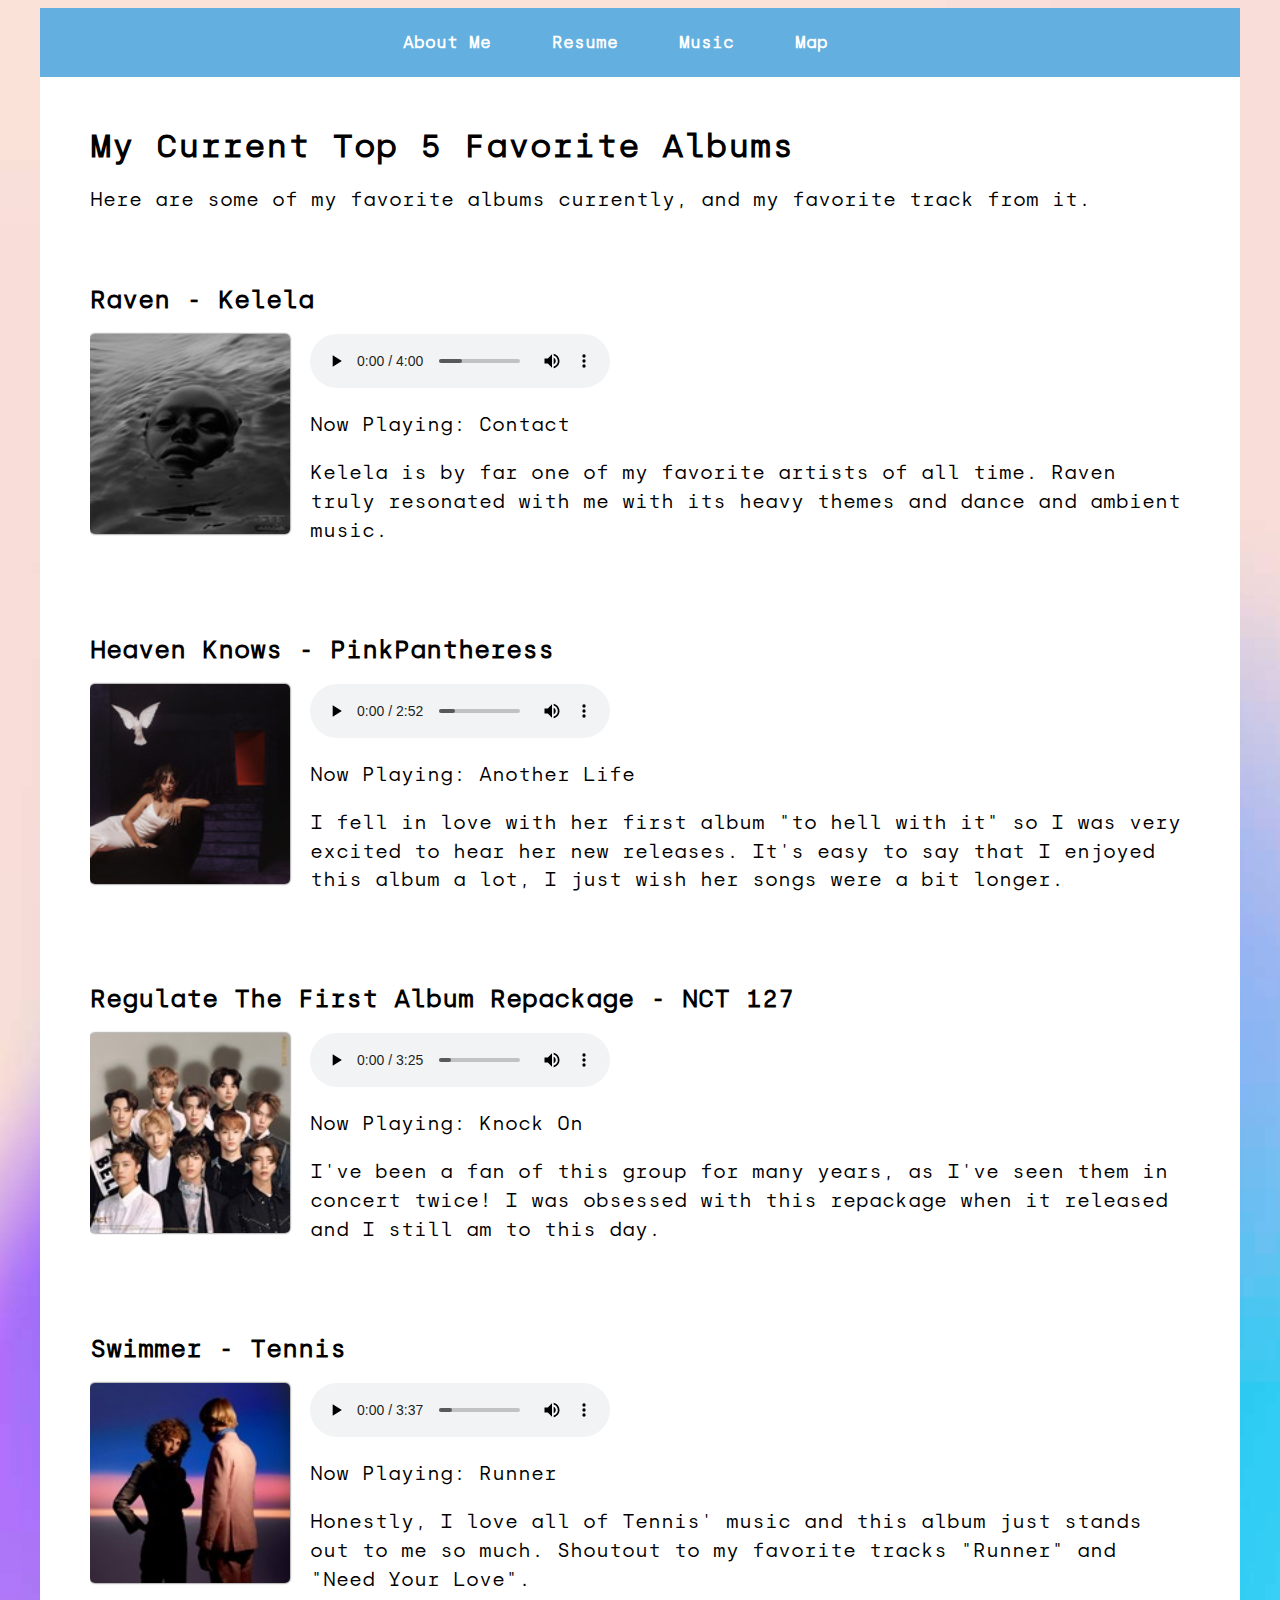
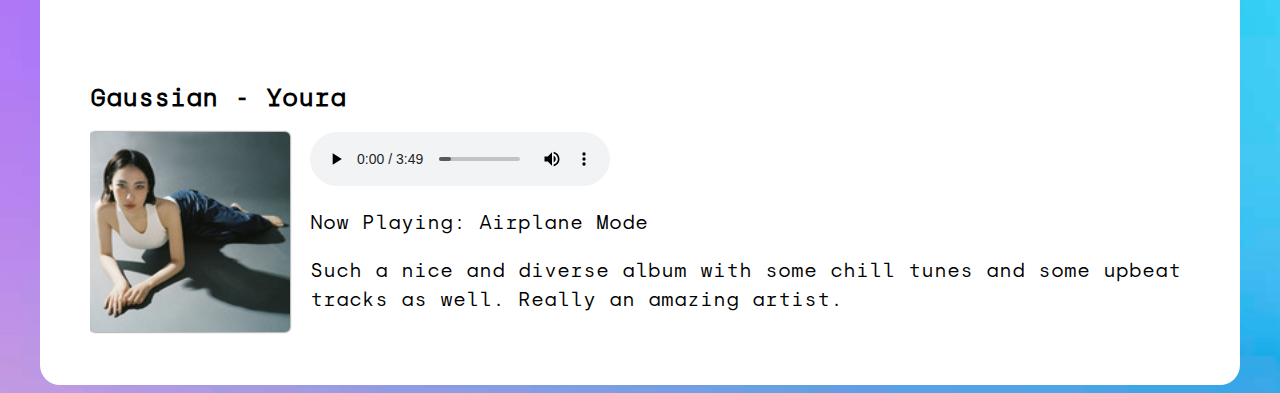
<file: music.html>
<!DOCTYPE html>
<html lang="en">
<head>
  <meta charset="utf-8">
  <meta name="viewport" content="width=device-width, initial-scale=1">
  <title>Music</title>
  <link rel="stylesheet" href="css/normalize.css">
  <link rel="stylesheet" href="css/style.css">
  <script src="js/map.js"></script>
</head>

<body>
  <div id="page-wrapper">
    <nav id="nav">
      <ul>
        <li><a href="index.html">About Me</a></li>
        <li><a href="resume.html">Resume</a></li>
        <li><a href="music.html">Music</a></li>
        <li><a href="map.html">Map</a></li>
      </ul>
    </nav>
    <div id="content">
    <header>
        <h1>My Current Top 5 Favorite Albums</h1>
        <p>Here are some of my favorite albums currently, and my favorite track from it.</p>
      </header>
      <main>
        <section id="music">
          <div class="songs">
            <h2>Raven - Kelela</h2>
            <img class="image" src="media/raven.jpg" alt="Cover art for Raven by Kelela">
            <audio src="media/kelela_contact.m4a" controls></audio>
            <p>Now Playing: Contact</p>
            <p>Kelela is by far one of my favorite artists of all time. Raven truly resonated with me with its heavy themes and dance and ambient music.</p>
          </div>
          <div class="songs">
            <h2>Heaven Knows - PinkPantheress</h2>
            <img class="image" src="media/heaven_knows.jpg" alt="Cover art for Heaven knows by PinkPantheress">
            <audio src="media/pinkpantheress_anotherlife.m4a" controls></audio>
            <p>Now Playing: Another Life</p>
            <p>I fell in love with her first album "to hell with it" so I was very excited to hear her new releases. It's easy to say that I enjoyed this album a lot, I just wish her songs were a bit longer.</p>
          </div>
          <div class="songs">
            <h2>Regulate The First Album Repackage - NCT 127</h2>
            <img class="image" src="media/regulate.jpg" alt="Cover art for Regulate by NCT 127">
            <audio src="media/knock_on.m4a" controls></audio>
            <p>Now Playing: Knock On</p>
            <p>I've been a fan of this group for many years, as I've seen them in concert twice! I was obsessed with this repackage when it released and I still am to this day.</p>
          </div>
          <div class="songs">
            <h2>Swimmer - Tennis</h2>
            <img class="image" src="media/swimmer.jpg" alt="Cover art for Swimmer by Tennis">
            <audio src="media/tennis_runner.m4a" controls></audio>
            <p>Now Playing: Runner</p>
            <p>Honestly, I love all of Tennis' music and this album just stands out to me so much. Shoutout to my favorite tracks "Runner" and "Need Your Love".</p>
          </div>
          <div class="songs">
            <h2>Gaussian - Youra</h2>
            <img class="image" src="media/gaussian.jpg" alt="Cover art for Gaussian by Youra">
            <audio src="media/airplane_mode.m4a" controls></audio>
            <p>Now Playing: Airplane Mode</p>
            <p>Such a nice and diverse album with some chill tunes and some upbeat tracks as well. Really an amazing artist.</p>
          </div>
        </section>
      </main>
    </div>
  </div>
</body>
</html>
</file>
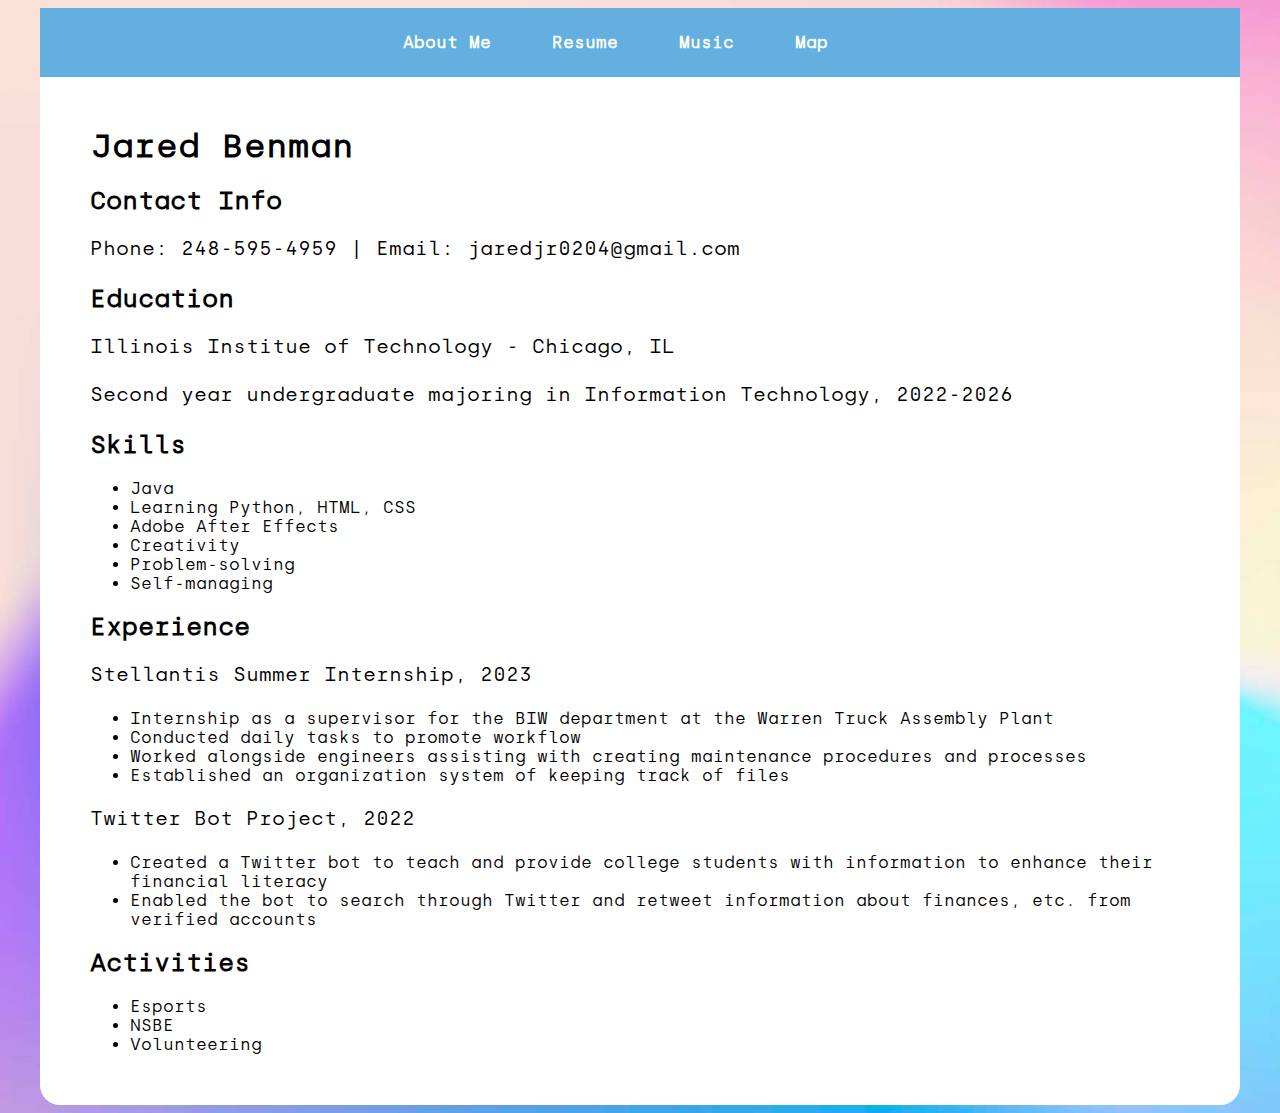
<file: resume.html>
<!DOCTYPE html>
<html lang="en">
<head>
  <meta charset="utf-8">
  <meta name="viewport" content="width=device-width, initial-scale=1">
  <title>Resume</title>
  <link rel="stylesheet" href="css/normalize.css">
  <link rel="stylesheet" href="css/style.css">
  <script src="js/map.js"></script>
</head>

<body>
  <div id="page-wrapper">
    <nav id="nav">
      <ul>
        <li><a href="index.html">About Me</a></li>
        <li><a href="resume.html">Resume</a></li>
        <li><a href="music.html">Music</a></li>
        <li><a href="map.html">Map</a></li>
      </ul>
    </nav>
    <div id="content">
      <header>
        <h1>Jared Benman</h1>
        <h2>Contact Info</h2>
        <p>Phone: 248-595-4959 | Email: jaredjr0204@gmail.com</p>
      </header>
      <main>
        <section id="education">
          <h2>Education</h2>
          <p>Illinois Institue of Technology - Chicago, IL</p>
          <p>Second year undergraduate majoring in Information Technology, 2022-2026</p>
        </section>
        <section id="skills">
          <h2>Skills</h2>
          <ul>
            <li>Java</li>
            <li>Learning Python, HTML, CSS</li>
            <li>Adobe After Effects</li>
            <li>Creativity</li>
            <li>Problem-solving</li>
            <li>Self-managing</li>
          </ul>
        </section>
        <section id="experience">
          <h2>Experience</h2>
          <p>Stellantis Summer Internship, 2023</p>
          <ul>
            <li>Internship as a supervisor for the BIW department  at the Warren Truck Assembly Plant</li>
            <li>Conducted daily tasks to promote workflow</li>
            <li>Worked alongside engineers assisting with creating maintenance procedures and processes</li>
            <li>Established an organization system of keeping track of files</li>
          </ul>
          <p>Twitter Bot Project, 2022</p>
          <ul>
            <li>Created a Twitter bot to teach and provide college students with information to enhance their financial literacy</li>
            <li>Enabled the bot to search through Twitter and retweet information about finances, etc. from verified accounts</li>
          </ul>
        </section>
        <section id="activities">
        <h2>Activities</h2>
          <ul>
            <li>Esports</li>
            <li>NSBE</li>
            <li>Volunteering</li>
          </ul>
        </section>
      </main>
    </div>
  </div>
</body>
</html>
</file>
<file: css/style.css>
@font-face {
  font-family: 'SilkaMono';
  src: url(../fonts/silkamono_regular.otf);
}

body {
  background-image: url(../media/gradient.jpg);
  background-size: cover;
  font-family: 'SilkaMono';
}

#page-wrapper {
  max-width: 1200px;
  margin: auto;
  background-color: white;
  border-radius: 20px;
  padding-bottom: 1px;
}

#nav {
  background-color: #63b0e0;
  padding: 25px;
}

#nav ul {
  list-style-type: none;
  padding: 0px;
  margin: 0px;
  text-align: center;
}

#nav a {
  color: white;
  text-decoration: none;
  text-align: center;
  display: block;
  font-weight: bold;
}

#nav a:hover {
  transition: 0.5s;
  transform: scale(1.1);
  text-shadow: 0 0 5px #ffffff
}

#nav li {
  display: inline-block;
  margin-right: 45px;
}

#content {
  margin: 50px;
}

#detroit {
  text-align: center;
  float: none;
}

* {box-sizing:border-box}

.slideshow-container {
  max-width: 1000px;
  position: relative;
  text-align: center;
  margin: auto;
}

/* Hide the images by default */
.mySlides {
  display: inline-block;
}

/* Next & previous buttons */
.prev, .next {
  cursor: pointer;
  position: absolute;
  top: 50%;
  width: auto;
  margin-top: -22px;
  padding: 16px;
  color: white;
  font-weight: bold;
  font-size: 18px;
  transition: 0.6s ease;
  border-radius: 0 3px 3px 0;
  user-select: none;
}

/* Position the "next button" to the right */
.next {
  right: 0;
  border-radius: 3px 0 0 3px;
}

/* On hover, add a black background color with a little bit see-through */
.prev:hover, .next:hover {
  background-color: rgba(0,0,0,0.8);
}

/* Number text (1/3 etc) */
.numbertext {
  color: #f2f2f2;
  font-size: 12px;
  padding: 8px 12px;
  position: absolute;
  top: 0;
}

/* The dots/bullets/indicators */
.dot {
  cursor: pointer;
  height: 15px;
  width: 15px;
  margin: 0 2px;
  background-color: #bbb;
  border-radius: 50%;
  display: inline-block;
  transition: background-color 0.6s ease;
}

.active, .dot:hover {
  background-color: #717171;
}

/* Fading animation */
.fade {
  animation-name: fade;
  animation-duration: 1.5s;
}

@keyframes fade {
  from {opacity: .4}
  to {opacity: 1}
}

.video {
  display: block;
  width: 610px;
  margin-left: auto;
  margin-right: auto;
  float: none;
}

#pics {
  text-align: center;
}

img  {
  border-radius: 5px;
  box-shadow: 0 0 2px;
}

.songs {
  margin-top: 50px;
  margin-bottom: 50px;
  overflow: auto;
  float: none;
}

.image {
  transition: 1s;
  text-align: center;
  float: left;
  margin-right: 20px;
}

.image:hover {
  transform: scale(1.1);
}

#map {
  height: 40em;
  width: 40em;
  margin: auto;
  margin-bottom: 20px;
  margin-top: 20px;
  border-radius: 20px;
  box-shadow: 0 0 3px;
}

#h1 {
  text-align: center;
}

/*
#buttons {
  display: flex;
  justify-content: center;
  
}

.button {
  text-align: center;
  background-color: #d0a5f1;
  width: 120px;
  padding: 20px;
  margin-bottom: 20px;
  font-weight: bold;
  border-radius: 20px;
}
*/

@media screen and (min-width: 600px) {
  p {
    font-size: 1.2rem;
    line-height: 1.2;
  }
  #nav li {
    display: inline-block;
    margin-right: 50px;
  }
  #detroit {
    text-align: center;
    float: none;
  }
  .video {
    display: block;
    width: 500px;
    margin-left: auto;
    margin-right: auto;
    float: none;
  }
}

@media (min-width: 400px) {
  p {
    font-size: 1.2rem;
    line-height: 1.5;
  }
  h2 {
    font-weight: bold;
  }
  img {
    width: 200px;
    float: none;
  }
}
</file>
